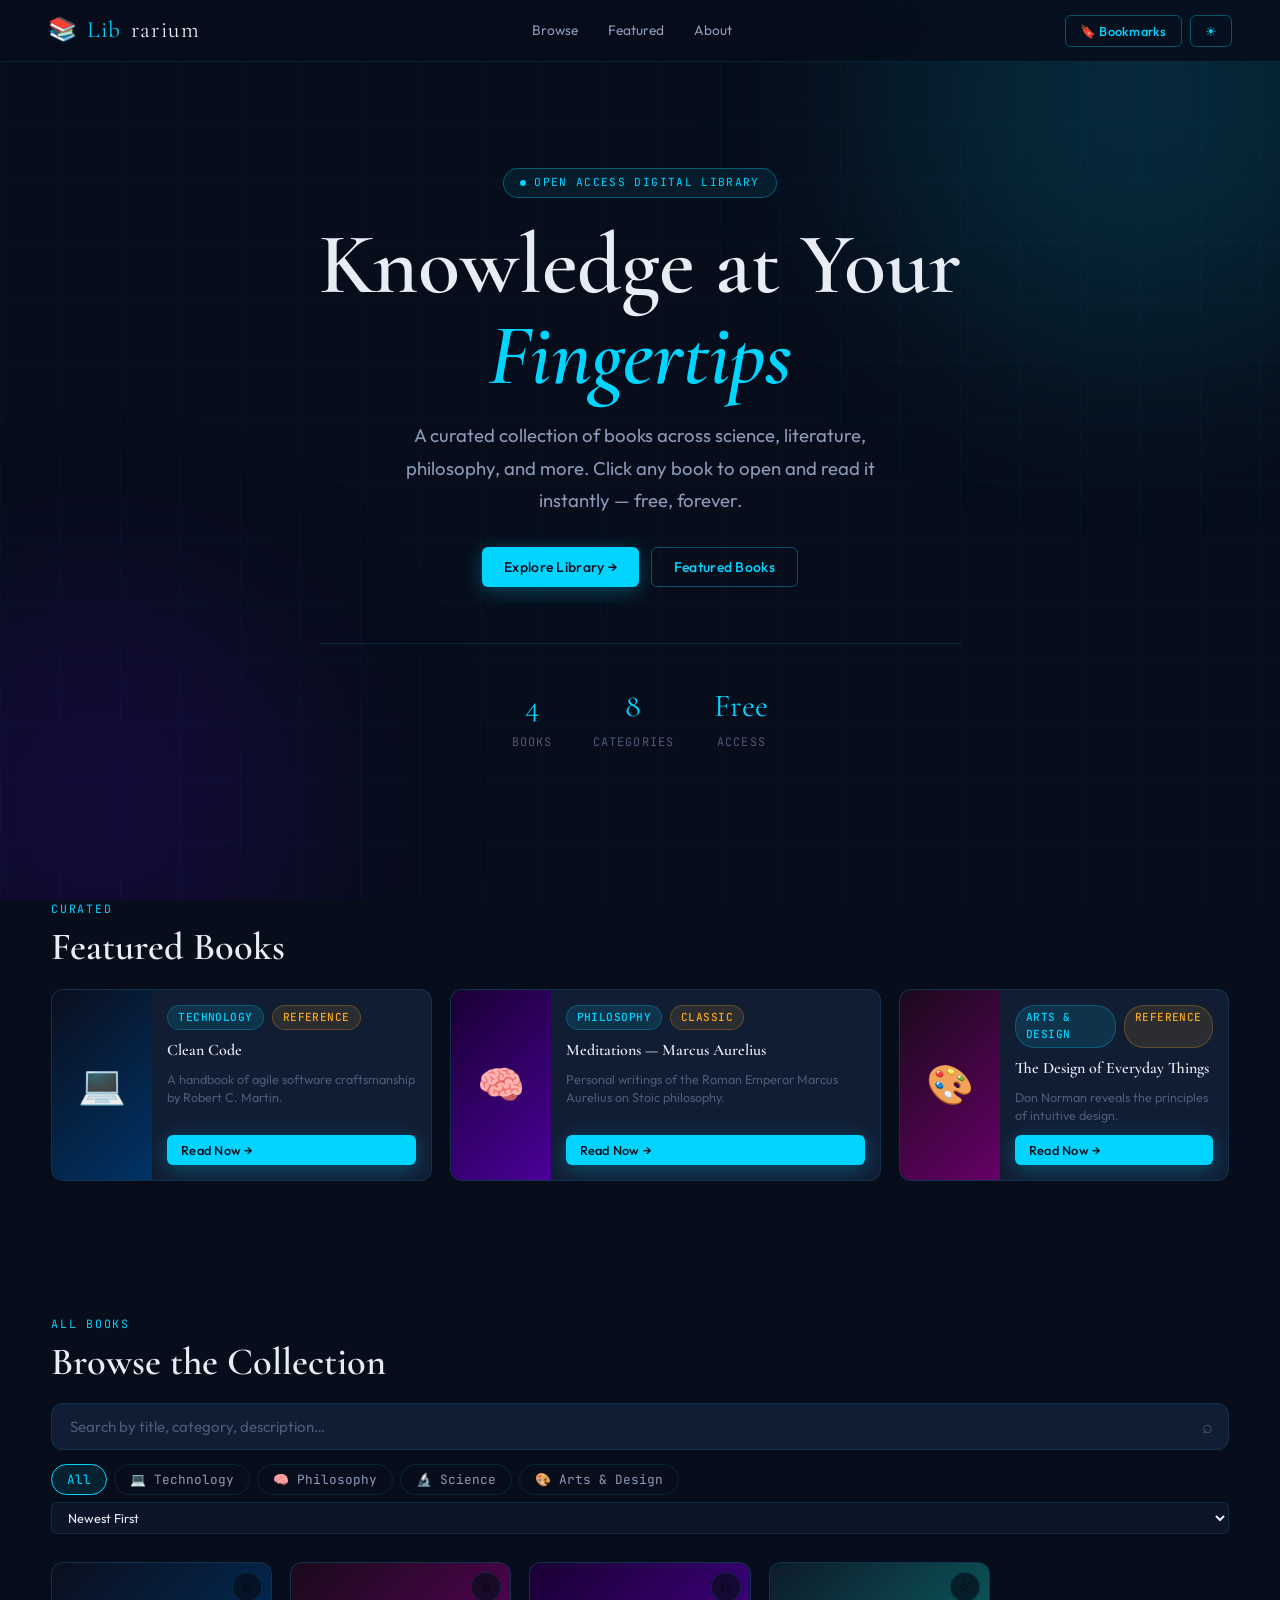
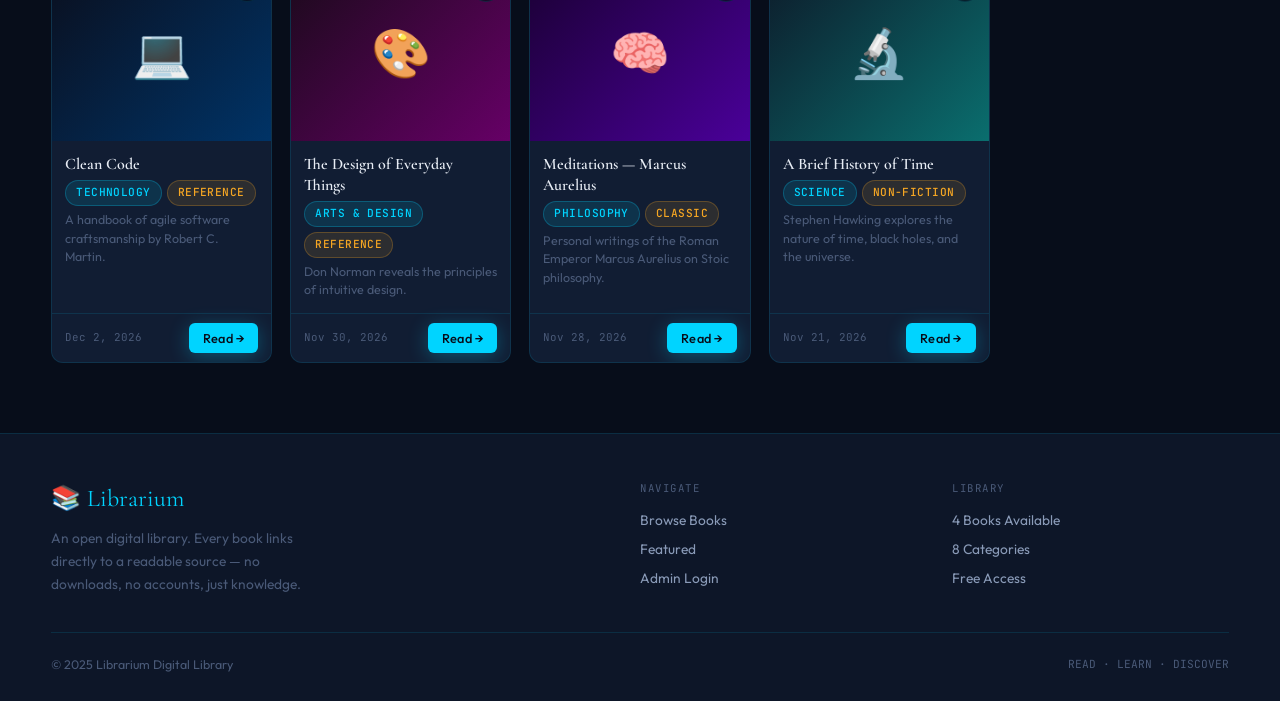
<file: index.html>
<!DOCTYPE html>
<html lang="en">
<head>
  <meta charset="UTF-8"/>
  <meta name="viewport" content="width=device-width,initial-scale=1.0"/>
  <title>Librarium — Digital Library</title>
  <link rel="stylesheet" href="style.css"/>
  <style>
    /* ── Navbar ── */
    #nav{position:fixed;top:0;left:0;right:0;z-index:500;height:62px;display:flex;align-items:center;justify-content:space-between;padding:0 clamp(14px,4vw,48px);background:rgba(7,13,26,.82);backdrop-filter:blur(14px);border-bottom:1px solid var(--bdr);transition:var(--ease);}
    [data-theme=light] #nav{background:rgba(240,244,255,.88);}
    .nav-brand{display:flex;align-items:center;gap:9px;font-family:var(--ffd);font-size:1.45rem;color:var(--tx1);letter-spacing:.06em;}
    .nav-brand span{color:var(--cyan);}
    .nav-links{display:flex;align-items:center;gap:4px;}
    .nli{padding:7px 13px;border-radius:var(--r1);font-size:.86rem;color:var(--tx2);cursor:pointer;transition:var(--ease);}
    .nli:hover{color:var(--tx1);background:rgba(255,255,255,.05);}
    .nav-act{display:flex;align-items:center;gap:8px;}
    #mob-tog{display:none;background:none;border:1px solid var(--bdr);color:var(--tx1);padding:6px 10px;border-radius:var(--r1);cursor:pointer;}
    #mob-menu{display:none;position:fixed;top:62px;left:0;right:0;background:var(--bg2);border-bottom:1px solid var(--bdr);padding:14px;z-index:499;flex-direction:column;gap:3px;}
    #mob-menu.open{display:flex;}
    /* ── Hero ── */
    #hero{min-height:100vh;display:flex;align-items:center;justify-content:center;text-align:center;padding:80px clamp(16px,6vw,80px) 60px;position:relative;overflow:hidden;}
    .horb{position:absolute;border-radius:50%;filter:blur(110px);pointer-events:none;opacity:.14;}
    .ho1{width:520px;height:520px;background:var(--cyan);top:-160px;right:-120px;}
    .ho2{width:420px;height:420px;background:#6b00ff;bottom:-110px;left:-110px;}
    .hero-inner{position:relative;z-index:1;max-width:740px;}
    .hero-pill{display:inline-flex;align-items:center;gap:8px;padding:5px 16px;background:rgba(0,212,255,.08);border:1px solid var(--bdrg);border-radius:20px;font-family:var(--ffm);font-size:.7rem;color:var(--cyan);letter-spacing:.12em;text-transform:uppercase;margin-bottom:22px;animation:fi .6s ease forwards;}
    .hero-pill::before{content:'';width:6px;height:6px;background:var(--cyan);border-radius:50%;}
    .hero-h1{font-family:var(--ffd);font-size:clamp(2.8rem,7vw,5.4rem);line-height:1.05;margin-bottom:18px;animation:fi .6s .1s ease both;}
    .hero-h1 i{color:var(--cyan);font-style:italic;}
    .hero-sub{font-size:clamp(1rem,2vw,1.16rem);color:var(--tx2);max-width:520px;margin:0 auto 30px;line-height:1.75;animation:fi .6s .2s ease both;}
    .hero-btns{display:flex;gap:12px;justify-content:center;flex-wrap:wrap;animation:fi .6s .3s ease both;}
    .hero-stats{display:flex;justify-content:center;gap:40px;margin-top:56px;padding-top:36px;border-top:1px solid var(--bdr);animation:fi .6s .5s ease both;}
    .hstat{text-align:center;}
    .hstat-v{font-family:var(--ffd);font-size:2rem;color:var(--cyan);}
    .hstat-l{font-size:.74rem;color:var(--tx3);font-family:var(--ffm);letter-spacing:.1em;text-transform:uppercase;margin-top:2px;}
    /* ── Sections ── */
    .lib-sec{padding:70px clamp(16px,4vw,64px);max-width:1280px;margin:0 auto;}
    .sec-hdr{display:flex;align-items:flex-end;justify-content:space-between;margin-bottom:18px;}
    /* ── Controls ── */
    .lib-ctrl{margin-bottom:28px;}
    .srch-row{position:relative;margin-bottom:14px;}
    #srch{width:100%;padding:13px 50px 13px 18px;font-size:.94rem;border-radius:var(--r2);background:var(--bgc);border:1px solid var(--bdr);}
    #srch:focus{border-color:var(--cyan);}
    .srch-ico{position:absolute;right:16px;top:50%;transform:translateY(-50%);color:var(--tx3);font-size:1.1rem;pointer-events:none;}
    .filt-row{display:flex;gap:7px;flex-wrap:wrap;align-items:center;}
    .fbtn{padding:6px 15px;border-radius:20px;font-size:.8rem;font-family:var(--ffm);border:1px solid var(--bdr);background:transparent;color:var(--tx2);cursor:pointer;transition:var(--ease);}
    .fbtn:hover{border-color:var(--bdrg);color:var(--tx1);}
    .fbtn.on{background:rgba(0,212,255,.1);border-color:var(--cyan);color:var(--cyan);}
    .sort-sel{margin-left:auto;padding:6px 12px;font-size:.8rem;border-radius:var(--r1);min-width:130px;}
    /* ── Featured ── */
    .feat-scroll{display:flex;gap:18px;overflow-x:auto;padding-bottom:8px;scrollbar-width:thin;scrollbar-color:var(--cyan) transparent;}
    .fcard{min-width:330px;background:var(--bgc);border:1px solid var(--bdr);border-radius:var(--r2);display:flex;overflow:hidden;transition:var(--ease);cursor:pointer;}
    .fcard:hover{border-color:var(--bdrg);transform:translateY(-3px);box-shadow:var(--glow);}
    .fcard-cov{width:100px;min-height:134px;flex-shrink:0;display:flex;align-items:center;justify-content:center;font-size:2.4rem;overflow:hidden;}
    .fcard-cov img{width:100%;height:100%;object-fit:cover;}
    .fcard-info{padding:15px;flex:1;display:flex;flex-direction:column;justify-content:space-between;}
    .fcard-title{font-family:var(--ffd);font-size:1rem;font-weight:600;color:var(--tx1);margin-bottom:6px;}
    .fcard-desc{font-size:.79rem;color:var(--tx3);line-height:1.45;}
    /* ── Book cards ── */
    .books-grid{display:grid;grid-template-columns:repeat(auto-fill,minmax(210px,1fr));gap:18px;}
    .bk{background:var(--bgc);border:1px solid var(--bdr);border-radius:var(--r2);overflow:hidden;cursor:pointer;display:flex;flex-direction:column;transition:var(--ease);}
    .bk:hover{border-color:var(--bdrg);transform:translateY(-6px);box-shadow:var(--glow),var(--shd);}
    .bk-cov{height:178px;position:relative;display:flex;align-items:center;justify-content:center;overflow:hidden;flex-shrink:0;}
    .bk-cov img{width:100%;height:100%;object-fit:cover;transition:transform .5s ease;}
    .bk:hover .bk-cov img{transform:scale(1.05);}
    .bk-cov-icon{font-size:3rem;}
    .bk-over{position:absolute;inset:0;background:rgba(7,13,26,.52);opacity:0;display:flex;align-items:center;justify-content:center;transition:var(--ease);}
    .bk:hover .bk-over{opacity:1;}
    .bk-over-btn{background:var(--cyan);color:var(--bg);padding:10px 20px;border-radius:var(--r1);font-size:.84rem;font-weight:600;transform:translateY(10px);transition:var(--ease);}
    .bk:hover .bk-over-btn{transform:translateY(0);}
    .bk-fav{position:absolute;top:9px;right:9px;width:30px;height:30px;background:rgba(7,13,26,.7);border:1px solid var(--bdr);border-radius:50%;display:flex;align-items:center;justify-content:center;font-size:.88rem;cursor:pointer;transition:var(--ease);z-index:2;}
    .bk-fav:hover,.bk-fav.on{background:rgba(245,166,35,.2);border-color:var(--amber);}
    .bk-info{padding:13px;flex:1;display:flex;flex-direction:column;gap:5px;}
    .bk-title{font-family:var(--ffd);font-size:1rem;font-weight:600;color:var(--tx1);line-height:1.3;}
    .bk-meta{display:flex;gap:5px;flex-wrap:wrap;}
    .bk-desc{font-size:.78rem;color:var(--tx3);line-height:1.5;flex:1;}
    .bk-foot{padding:9px 13px;border-top:1px solid var(--bdr);display:flex;align-items:center;justify-content:space-between;}
    .bk-date{font-family:var(--ffm);font-size:.68rem;color:var(--tx3);}
    /* ── Read modal ── */
    #read-modal .modal{max-width:620px;}
    .rm-cover{width:100%;height:220px;border-radius:var(--r1);overflow:hidden;margin-bottom:20px;position:relative;}
    .rm-cover img{width:100%;height:100%;object-fit:cover;}
    .rm-cover-ph{width:100%;height:220px;display:flex;align-items:center;justify-content:center;font-size:5rem;border-radius:var(--r1);}
    .rm-title{font-family:var(--ffd);font-size:1.7rem;margin-bottom:10px;}
    .rm-meta{display:flex;gap:8px;flex-wrap:wrap;margin-bottom:14px;}
    .rm-desc{font-size:.9rem;color:var(--tx2);line-height:1.7;margin-bottom:22px;}
    .rm-link-box{background:var(--bg2);border:1px solid var(--bdrg);border-radius:var(--r2);padding:18px;display:flex;align-items:center;gap:14px;}
    .rm-link-icon{font-size:1.8rem;flex-shrink:0;}
    .rm-link-label{font-size:.78rem;font-family:var(--ffm);color:var(--tx3);letter-spacing:.08em;text-transform:uppercase;margin-bottom:4px;}
    .rm-link-url{font-size:.82rem;color:var(--cyan);word-break:break-all;font-family:var(--ffm);}
    .rm-open-btn{margin-left:auto;flex-shrink:0;}
    /* ── No results ── */
    .no-res{text-align:center;padding:70px 20px;grid-column:1/-1;}
    .no-res-ico{font-size:3.8rem;margin-bottom:14px;}
    .no-res h3{color:var(--tx1);margin-bottom:6px;} .no-res p{color:var(--tx3);font-size:.88rem;}
    /* ── Footer ── */
    footer{background:var(--bg2);border-top:1px solid var(--bdr);padding:46px clamp(16px,4vw,64px) 26px;}
    .ft-grid{display:grid;grid-template-columns:2fr 1fr 1fr;gap:36px;max-width:1180px;margin:0 auto 36px;}
    .ft-brand{font-family:var(--ffd);font-size:1.5rem;color:var(--cyan);margin-bottom:9px;}
    .ft-desc{font-size:.86rem;color:var(--tx3);line-height:1.65;max-width:275px;}
    .ft-col-h{font-family:var(--ffm);font-size:.67rem;color:var(--tx3);letter-spacing:.14em;text-transform:uppercase;margin-bottom:12px;}
    .ft-lnk{display:block;font-size:.86rem;color:var(--tx2);margin-bottom:7px;cursor:pointer;transition:var(--ease);}
    .ft-lnk:hover{color:var(--cyan);}
    .ft-btm{display:flex;align-items:center;justify-content:space-between;padding-top:22px;border-top:1px solid var(--bdr);max-width:1180px;margin:0 auto;font-size:.78rem;color:var(--tx3);flex-wrap:wrap;gap:7px;}
    /* ── Responsive ── */
    @media(max-width:768px){.nav-links{display:none;} #mob-tog{display:block;} .hero-stats{gap:22px;} .ft-grid{grid-template-columns:1fr;gap:22px;} .sort-sel{margin-left:0;width:100%;}}
    @media(max-width:480px){.books-grid{grid-template-columns:repeat(2,1fr);} .fcard{min-width:280px;}}
  </style>
</head>
<body>
  <div id="loading-screen">
    <div class="ldr-logo">📚 Librarium</div>
    <div class="ldr-bar"><div class="ldr-fill"></div></div>
    <p style="font-family:var(--ffm);font-size:.7rem;color:var(--tx3);letter-spacing:.15em">LOADING LIBRARY…</p>
  </div>

  <!-- Navbar -->
  <nav id="nav">
    <div class="nav-brand">📚 <span>Lib</span>rarium</div>
    <div class="nav-links">
      <span class="nli" onclick="go('lib')">Browse</span>
      <span class="nli" onclick="go('featured')">Featured</span>
      <span class="nli" onclick="go('footer')">About</span>
    </div>
    <div class="nav-act">
      <button class="btn btn-outline btn-sm" id="fav-btn" onclick="toggleFavView()">🔖 Bookmarks</button>
      <button class="btn btn-outline btn-sm" id="theme-btn">☀</button>
      <button id="mob-tog">☰</button>
    </div>
  </nav>

  <div id="mob-menu">
    <span class="nli" onclick="go('lib');closeMob()">Browse</span>
    <span class="nli" onclick="go('featured');closeMob()">Featured</span>
    <a href="admin-login.html" class="nli">Admin</a>
  </div>

  <!-- Hero -->
  <section id="hero">
    <div class="horb ho1"></div><div class="horb ho2"></div>
    <div class="hero-inner">
      <div class="hero-pill">Open Access Digital Library</div>
      <h1 class="hero-h1">Knowledge at Your<br><i>Fingertips</i></h1>
      <p class="hero-sub">A curated collection of books across science, literature, philosophy, and more. Click any book to open and read it instantly — free, forever.</p>
      <div class="hero-btns">
        <button class="btn btn-primary" onclick="go('lib')">Explore Library →</button>
        <button class="btn btn-outline" onclick="go('featured')">Featured Books</button>
      </div>
      <div class="hero-stats">
        <div class="hstat"><div class="hstat-v" id="h-books">0</div><div class="hstat-l">Books</div></div>
        <div class="hstat"><div class="hstat-v" id="h-cats">0</div><div class="hstat-l">Categories</div></div>
        <div class="hstat"><div class="hstat-v">Free</div><div class="hstat-l">Access</div></div>
      </div>
    </div>
  </section>

  <!-- Featured -->
  <div id="featured" style="padding:0 clamp(16px,4vw,64px) 56px;max-width:1280px;margin:0 auto;">
    <div class="sec-hdr">
      <div><p class="sl">Curated</p><h2>Featured Books</h2></div>
    </div>
    <div class="feat-scroll" id="feat-list"></div>
  </div>

  <!-- Browse -->
  <section class="lib-sec" id="lib">
    <div class="sec-hdr">
      <div><p class="sl" id="lib-label">All Books</p><h2 id="lib-head">Browse the Collection</h2></div>
    </div>
    <div class="lib-ctrl">
      <div class="srch-row">
        <input type="text" id="srch" placeholder="Search by title, category, description…" oninput="onSearch()"/>
        <span class="srch-ico">⌕</span>
      </div>
      <div class="filt-row" id="filt-row">
        <button class="fbtn on" data-f="all" onclick="setFilt('all',this)">All</button>
        <select class="sort-sel" id="sort-sel" onchange="renderBooks()">
          <option value="newest">Newest First</option>
          <option value="oldest">Oldest First</option>
          <option value="az">A → Z</option>
          <option value="za">Z → A</option>
        </select>
      </div>
    </div>
    <div class="books-grid" id="books-grid"></div>
  </section>

  <!-- Footer -->
  <footer id="footer">
    <div class="ft-grid">
      <div>
        <div class="ft-brand">📚 Librarium</div>
        <p class="ft-desc">An open digital library. Every book links directly to a readable source — no downloads, no accounts, just knowledge.</p>
      </div>
      <div>
        <div class="ft-col-h">Navigate</div>
        <span class="ft-lnk" onclick="go('lib')">Browse Books</span>
        <span class="ft-lnk" onclick="go('featured')">Featured</span>
        <a href="admin-login.html" class="ft-lnk">Admin Login</a>
      </div>
      <div>
        <div class="ft-col-h">Library</div>
        <span class="ft-lnk" id="ft-bc">Loading…</span>
        <span class="ft-lnk" id="ft-cc">Loading…</span>
        <span class="ft-lnk">Free Access</span>
      </div>
    </div>
    <div class="ft-btm">
      <span>© 2025 Librarium Digital Library</span>
      <span style="font-family:var(--ffm);font-size:.7rem">READ · LEARN · DISCOVER</span>
    </div>
  </footer>

  <!-- Read modal -->
  <div class="overlay" id="read-modal">
    <div class="modal">
      <button class="modal-x" onclick="closeRead()">✕</button>
      <div id="read-body"></div>
    </div>
  </div>

  <div id="toast-container"></div>
  <button id="back-to-top" aria-label="Back to top">↑</button>

  <script src="script.js"></script>
  <script>
    let _books = [], _cats = [], _filt = 'all', _favView = false;

    document.addEventListener('DOMContentLoaded', () => {
      _books = DB.getBooks();
      _cats  = DB.getCategories();
      renderStats();
      renderFilters();
      renderFeatured();
      renderBooks();
      bindTheme();
    });

    function renderStats() {
      const vis = _books.filter(b => b.visible !== false);
      document.getElementById('h-books').textContent = vis.length;
      document.getElementById('h-cats').textContent  = _cats.length;
      document.getElementById('ft-bc').textContent   = vis.length + ' Books Available';
      document.getElementById('ft-cc').textContent   = _cats.length + ' Categories';
    }

    function renderFilters() {
      const row  = document.getElementById('filt-row');
      const sort = row.querySelector('.sort-sel');
      row.querySelectorAll('[data-f]:not([data-f="all"])').forEach(b => b.remove());
      const used = [...new Set(_books.filter(b=>b.visible!==false).map(b=>b.category))];
      used.forEach(cat => {
        const b = document.createElement('button');
        b.className = 'fbtn'; b.dataset.f = cat;
        b.textContent = catIcon(cat) + ' ' + cat;
        b.onclick = function(){ setFilt(cat,this); };
        row.insertBefore(b, sort);
      });
    }

    function setFilt(cat, btn) {
      _filt = cat; _favView = false;
      document.querySelectorAll('.fbtn').forEach(b=>b.classList.remove('on'));
      btn?.classList.add('on');
      document.getElementById('lib-label').textContent = cat==='all' ? 'All Books' : cat;
      document.getElementById('lib-head').textContent  = cat==='all' ? 'Browse the Collection' : cat + ' Books';
      const fb = document.getElementById('fav-btn');
      fb.style.borderColor=''; fb.style.color='';
      renderBooks();
    }

    function renderFeatured() {
      const list = _books.filter(b => b.featured && b.visible!==false);
      const c = document.getElementById('feat-list');
      if (!list.length) { c.innerHTML='<p class="tx3" style="padding:18px">No featured books yet.</p>'; return; }
      c.innerHTML = list.map(b => `
        <div class="fcard" onclick="openBook('${b.id}')">
          <div class="fcard-cov" style="${b.coverUrl?'background:none':('background:'+catGrad(b))}">
            ${b.coverUrl?`<img src="${b.coverUrl}" alt="${b.title}" loading="lazy">`:`${catIcon(b.category)}`}
          </div>
          <div class="fcard-info">
            <div>
              <div class="flex g2 mb-2" style="margin-bottom:8px">
                <span class="badge bc">${b.category}</span><span class="badge ba">${b.type}</span>
              </div>
              <div class="fcard-title">${b.title}</div>
              <p class="fcard-desc">${trunc(b.description,100)}</p>
            </div>
            <button class="btn btn-primary btn-sm" style="margin-top:10px" onclick="event.stopPropagation();openBook('${b.id}')">Read Now →</button>
          </div>
        </div>`).join('');
    }

    function renderBooks() {
      const srch = document.getElementById('srch').value.toLowerCase().trim();
      const sort = document.getElementById('sort-sel').value;
      let list = _books.filter(b => b.visible!==false);

      if (_favView) {
        const ids = Favs.get(); list = list.filter(b=>ids.includes(b.id));
      } else if (_filt !== 'all') {
        list = list.filter(b=>b.category===_filt);
      }

      if (srch) list = list.filter(b =>
        b.title.toLowerCase().includes(srch) ||
        (b.category||'').toLowerCase().includes(srch) ||
        (b.description||'').toLowerCase().includes(srch) ||
        (b.type||'').toLowerCase().includes(srch)
      );

      if (sort==='newest') list.sort((a,b)=>new Date(b.addedDate)-new Date(a.addedDate));
      else if (sort==='oldest') list.sort((a,b)=>new Date(a.addedDate)-new Date(b.addedDate));
      else if (sort==='az') list.sort((a,b)=>a.title.localeCompare(b.title));
      else if (sort==='za') list.sort((a,b)=>b.title.localeCompare(a.title));

      const grid = document.getElementById('books-grid');
      if (!list.length) {
        grid.innerHTML = `<div class="no-res"><div class="no-res-ico">${_favView?'🔖':'🔍'}</div>
          <h3>${_favView?'No bookmarks yet':'No books found'}</h3>
          <p>${_favView?'Click ★ on any book to bookmark it.':'Try a different search or filter.'}</p></div>`;
        return;
      }
      grid.innerHTML = list.map((b,i) => {
        const fav = Favs.has(b.id);
        return `<div class="bk fade-in" style="animation-delay:${i*.04}s" onclick="openBook('${b.id}')">
          <div class="bk-cov" style="${b.coverUrl?'background:none':('background:'+catGrad(b))}">
            ${b.coverUrl?`<img src="${b.coverUrl}" alt="${b.title}" loading="lazy"/>`:
              `<span class="bk-cov-icon">${catIcon(b.category)}</span>`}
            <div class="bk-over"><span class="bk-over-btn">Read Now</span></div>
            <button class="bk-fav ${fav?'on':''}" onclick="event.stopPropagation();togFav('${b.id}',this)">${fav?'★':'☆'}</button>
          </div>
          <div class="bk-info">
            <div class="bk-title">${b.title}</div>
            <div class="bk-meta"><span class="badge bc">${b.category}</span><span class="badge ba">${b.type}</span></div>
            <p class="bk-desc">${trunc(b.description,85)}</p>
          </div>
          <div class="bk-foot">
            <span class="bk-date">${fmtDate(b.addedDate)}</span>
            <button class="btn btn-primary btn-sm" onclick="event.stopPropagation();openBook('${b.id}')">Read →</button>
          </div>
        </div>`;
      }).join('');
    }

    function togFav(id, btn) {
      const added = Favs.toggle(id);
      btn.textContent = added?'★':'☆'; btn.classList.toggle('on',added);
      Toast[added?'success':'info'](added?'Added to bookmarks!':'Removed from bookmarks.');
      if (_favView) renderBooks();
    }

    function toggleFavView() {
      _favView = !_favView;
      const b = document.getElementById('fav-btn');
      if (_favView) {
        document.getElementById('lib-label').textContent = 'Your Bookmarks';
        document.getElementById('lib-head').textContent  = 'Saved Books';
        document.querySelectorAll('.fbtn').forEach(x=>x.classList.remove('on'));
        b.style.borderColor='var(--amber)'; b.style.color='var(--amber)';
        go('lib');
      } else { setFilt('all',document.querySelector('[data-f="all"]')); }
      renderBooks();
    }

    function onSearch() { _favView=false; renderBooks(); }

    function openBook(id) {
      const b = _books.find(x=>x.id===id); if (!b) return;
      document.getElementById('read-body').innerHTML = `
        ${b.coverUrl
          ? `<div class="rm-cover"><img src="${b.coverUrl}" alt="${b.title}"/></div>`
          : `<div class="rm-cover-ph" style="background:${catGrad(b)}">${catIcon(b.category)}</div>`}
        <h2 class="rm-title">${b.title}</h2>
        <div class="rm-meta">
          <span class="badge bc">${b.category}</span>
          <span class="badge ba">${b.type}</span>
          <span class="badge bg">${fmtDate(b.addedDate)}</span>
        </div>
        <p class="rm-desc">${b.description}</p>
        <div class="rm-link-box">
          <div class="rm-link-icon">🔗</div>
          <div style="flex:1;min-width:0">
            <div class="rm-link-label">Read this book at</div>
            <div class="rm-link-url">${b.bookLink}</div>
          </div>
          <a href="${b.bookLink}" target="_blank" rel="noopener" class="btn btn-primary rm-open-btn">Open Book →</a>
        </div>`;
      document.getElementById('read-modal').classList.add('open');
    }

    function closeRead() {
      document.getElementById('read-modal').classList.remove('open');
    }

    document.getElementById('read-modal').addEventListener('click', e=>{ if(e.target===e.currentTarget) closeRead(); });
    document.addEventListener('keydown', e=>{ if(e.key==='Escape') closeRead(); });

    function go(id) {
      const el = document.getElementById(id==='lib'?'lib':id);
      if (el) el.scrollIntoView({behavior:'smooth',block:'start'});
    }
    function closeMob() { document.getElementById('mob-menu').classList.remove('open'); }
    document.getElementById('mob-tog').addEventListener('click',()=>document.getElementById('mob-menu').classList.toggle('open'));

    function bindTheme() {
      const b = document.getElementById('theme-btn');
      b.textContent = Theme.get()==='light'?'🌙':'☀';
      b.addEventListener('click',()=>{ b.textContent = Theme.toggle()==='light'?'🌙':'☀'; });
    }
    window.addEventListener('scroll',()=>{
      document.getElementById('nav').style.boxShadow = scrollY>30?'0 4px 28px rgba(0,0,0,.3)':'none';
    });
  </script>
</body>
</html>
</file>
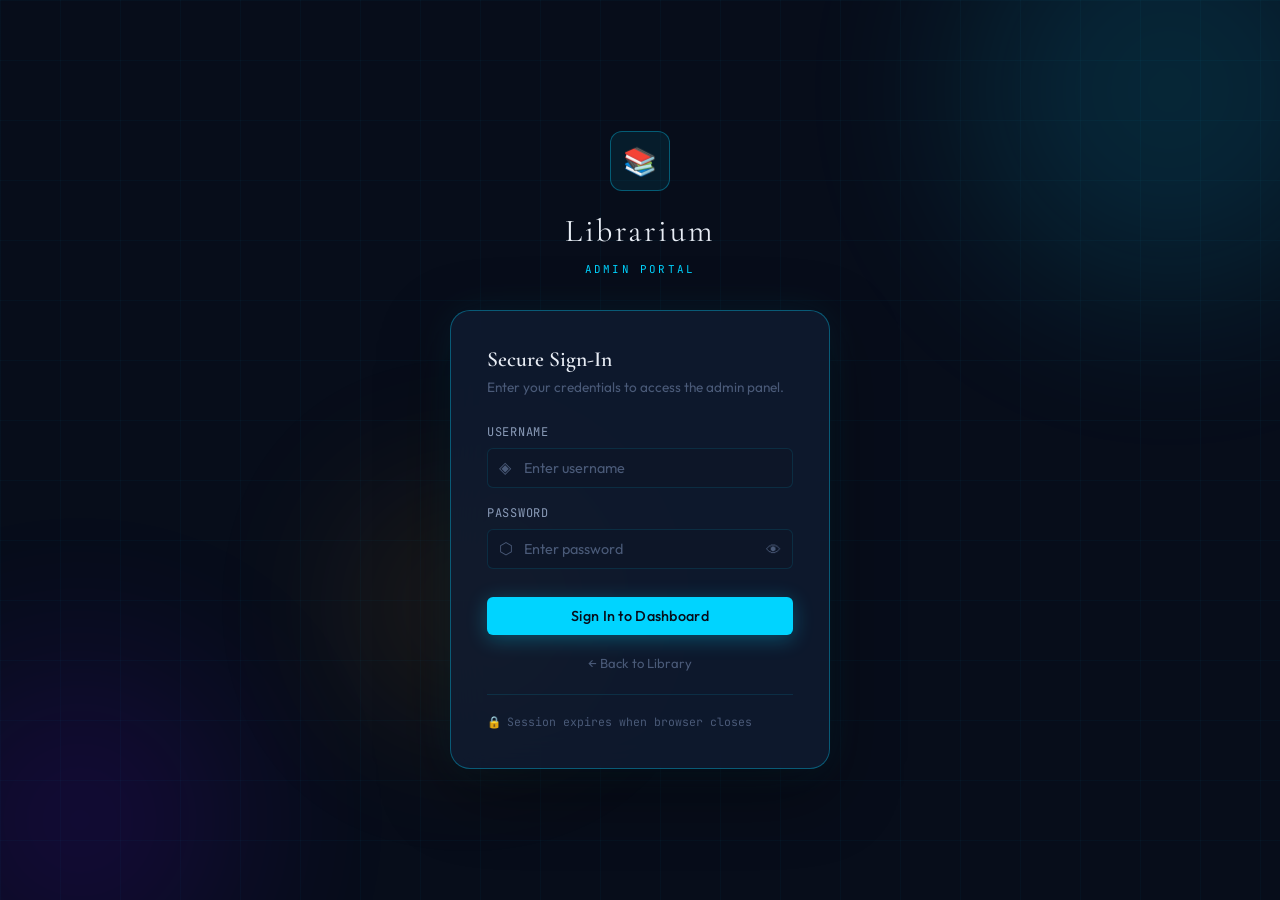
<file: admin-dashboard.html>
<!DOCTYPE html>
<html lang="en">
<head>
  <meta charset="UTF-8"/>
  <meta name="viewport" content="width=device-width,initial-scale=1.0"/>
  <title>Admin Dashboard — Librarium</title>
  <link rel="stylesheet" href="style.css"/>
  <style>
    body{display:flex;height:100vh;overflow:hidden;}
    /* ── Sidebar ── */
    #sidebar{width:234px;min-width:234px;height:100vh;background:var(--bg2);border-right:1px solid var(--bdr);display:flex;flex-direction:column;z-index:100;transition:var(--ease);flex-shrink:0;overflow-y:auto;}
    .sb-logo{padding:26px 20px 18px;border-bottom:1px solid var(--bdr);}
    .sb-logo-t{font-family:var(--ffd);font-size:1.45rem;color:var(--cyan);letter-spacing:.07em;}
    .sb-logo-s{font-family:var(--ffm);font-size:.63rem;color:var(--tx3);letter-spacing:.15em;text-transform:uppercase;margin-top:3px;}
    .sb-user{padding:14px 20px;border-bottom:1px solid var(--bdr);display:flex;align-items:center;gap:10px;}
    .sb-av{width:30px;height:30px;background:rgba(0,212,255,.14);border:1px solid var(--bdrg);border-radius:50%;display:flex;align-items:center;justify-content:center;font-size:.85rem;flex-shrink:0;}
    .sb-un{font-size:.84rem;font-weight:500;color:var(--tx1);}
    .sb-role{font-family:var(--ffm);font-size:.65rem;color:var(--cyan);}
    .sb-nav{padding:10px 0;flex:1;}
    .nl{font-family:var(--ffm);font-size:.6rem;color:var(--tx3);letter-spacing:.14em;text-transform:uppercase;padding:10px 20px 3px;}
    .nl-a{display:flex;align-items:center;gap:10px;padding:9px 20px;color:var(--tx2);font-size:.86rem;transition:var(--ease);cursor:pointer;border-left:2px solid transparent;text-decoration:none;}
    .nl-a:hover{color:var(--tx1);background:rgba(255,255,255,.03);}
    .nl-a.active{color:var(--cyan);background:rgba(0,212,255,.06);border-left-color:var(--cyan);}
    .sb-foot{padding:14px;border-top:1px solid var(--bdr);display:flex;gap:8px;}
    /* ── Main ── */
    #main{flex:1;display:flex;flex-direction:column;overflow:hidden;min-width:0;}
    #topbar{height:58px;background:var(--bg2);border-bottom:1px solid var(--bdr);display:flex;align-items:center;justify-content:space-between;padding:0 22px;flex-shrink:0;}
    #hamburger{display:none;background:none;border:none;color:var(--tx1);font-size:1.2rem;cursor:pointer;padding:4px;}
    #content{flex:1;overflow-y:auto;overflow-x:hidden;padding:26px;min-height:0;}
    .asec{animation:fi .4s ease forwards;}
    /* ── Stats ── */
    .stat-grid{display:grid;grid-template-columns:repeat(auto-fit,minmax(150px,1fr));gap:14px;margin-bottom:24px;}
    .stat-card{background:var(--bgc);border:1px solid var(--bdr);border-radius:var(--r2);padding:18px;text-align:center;transition:var(--ease);}
    .stat-card:hover{border-color:var(--bdrg);transform:translateY(-2px);}
    .stat-val{font-family:var(--ffd);font-size:2.3rem;color:var(--cyan);line-height:1;}
    .stat-lbl{font-size:.72rem;font-family:var(--ffm);color:var(--tx3);text-transform:uppercase;letter-spacing:.08em;margin-top:5px;}
    /* ── Dashboard grid ── */
    .dash-grid{display:grid;grid-template-columns:1.6fr 1fr;gap:18px;}
    /* ── Table ── */
    .atbl{width:100%;border-collapse:collapse;font-size:.85rem;}
    .atbl th{text-align:left;padding:9px 12px;font-family:var(--ffm);font-size:.68rem;color:var(--tx3);letter-spacing:.1em;text-transform:uppercase;border-bottom:1px solid var(--bdr);font-weight:400;}
    .atbl td{padding:11px 12px;border-bottom:1px solid rgba(255,255,255,.03);color:var(--tx2);}
    .atbl tr:hover td{background:rgba(255,255,255,.02);}
    .btinfo{display:flex;align-items:center;gap:10px;color:var(--tx1);}
    .bthumb{width:30px;height:38px;border-radius:4px;display:flex;align-items:center;justify-content:center;font-size:.85rem;flex-shrink:0;overflow:hidden;}
    .sdot{display:inline-block;width:7px;height:7px;border-radius:50%;margin-right:6px;}
    .sdot.on{background:#00d4a0;} .sdot.off{background:var(--tx3);}
    .cbar{margin-bottom:11px;} .cbar-lbl{display:flex;justify-content:space-between;font-size:.81rem;margin-bottom:4px;color:var(--tx2);}
    .cbar-track{height:4px;background:var(--bdr);border-radius:10px;overflow:hidden;}
    .cbar-fill{height:100%;background:linear-gradient(90deg,var(--cyan),var(--soft));border-radius:10px;transition:width .6s ease;}
    /* ── Form ── */
    .form-hdr{display:flex;align-items:flex-end;justify-content:space-between;margin-bottom:22px;}
    .form-cols{display:grid;grid-template-columns:1fr 340px;gap:28px;align-items:start;}
    .form-left{display:flex;flex-direction:column;}
    .form-row2{display:grid;grid-template-columns:1fr 1fr;gap:16px;}
    .field-hint{font-size:.76rem;color:var(--tx3);margin-top:4px;}
    /* ── Cover zone ── */
    .form-right{position:sticky;top:0;}
    .cover-zone{flex:1;border:1.5px dashed var(--bdrg);border-radius:var(--r2);min-height:260px;display:flex;flex-direction:column;align-items:center;justify-content:center;transition:var(--ease);background:rgba(0,212,255,0.02);overflow:hidden;position:relative;}
    .cover-zone.drag-over{background:rgba(0,212,255,0.07);border-color:var(--cyan);}
    .cover-ph-icon{font-size:2.2rem;margin-bottom:10px;}
    .cover-placeholder{text-align:center;padding:24px;display:flex;flex-direction:column;align-items:center;}
    .cover-placeholder p{font-size:.85rem;color:var(--tx2);}
    .cover-preview-wrap{width:100%;height:100%;position:relative;min-height:260px;}
    .cover-preview-wrap img{width:100%;height:100%;object-fit:cover;display:block;}
    .remove-cover{position:absolute;top:8px;right:8px;background:rgba(7,13,26,.75);border:1px solid rgba(255,80,80,.4);color:#ff6b6b;border-radius:50%;width:28px;height:28px;cursor:pointer;font-size:.85rem;display:flex;align-items:center;justify-content:center;transition:var(--ease);}
    .remove-cover:hover{background:rgba(255,80,80,.25);}
    /* ── Form actions ── */
    .form-actions{display:flex;gap:12px;margin-top:4px;}
    /* ── Section top ── */
    .sec-top{display:flex;align-items:flex-end;justify-content:space-between;margin-bottom:18px;}
    /* ── Search row ── */
    .search-row{display:flex;align-items:center;gap:12px;margin-bottom:18px;}
    .search-row input{flex:1;}
    /* ── Books grid ── */
    .books-grid{display:grid;grid-template-columns:repeat(auto-fill,minmax(290px,1fr));gap:15px;}
    .bcard{background:var(--bgc);border:1px solid var(--bdr);border-radius:var(--r2);overflow:hidden;transition:var(--ease);}
    .bcard:hover{border-color:var(--bdrg);transform:translateY(-2px);}
    .bcard-hidden{opacity:.5;}
    .bcard-cover{height:130px;display:flex;align-items:center;justify-content:center;position:relative;overflow:hidden;}
    .bcard-cover img{width:100%;height:100%;object-fit:cover;}
    .bcard-icon{font-size:2.6rem;}
    .bcard-badge-hidden{position:absolute;top:8px;right:8px;background:rgba(0,0,0,.65);color:var(--tx3);padding:2px 8px;border-radius:4px;font-size:.68rem;font-family:var(--ffm);}
    .bcard-badge-feat{position:absolute;top:8px;left:8px;background:rgba(245,166,35,.9);color:#000;padding:2px 8px;border-radius:4px;font-size:.68rem;}
    .bcard-info{padding:12px 14px;}
    .bcard-title{font-weight:500;font-size:.9rem;color:var(--tx1);margin-bottom:3px;}
    .bcard-desc{font-size:.78rem;line-height:1.4;margin-top:6px;}
    .bcard-link{display:block;font-size:.75rem;color:var(--cyan);margin-top:6px;font-family:var(--ffm);white-space:nowrap;overflow:hidden;text-overflow:ellipsis;}
    .bcard-actions{padding:9px 14px;border-top:1px solid var(--bdr);display:flex;gap:6px;flex-wrap:wrap;}
    /* ── Categories ── */
    .cats-layout{display:grid;grid-template-columns:260px 1fr;gap:18px;}
    .cats-list{display:flex;flex-direction:column;gap:9px;}
    .cat-row{display:flex;align-items:center;justify-content:space-between;padding:9px 13px;background:var(--bg2);border:1px solid var(--bdr);border-radius:var(--r1);gap:10px;transition:var(--ease);}
    .cat-row:hover{border-color:var(--bdrg);}
    .cat-row-l{display:flex;align-items:center;gap:8px;flex:1;}
    .cat-inp{background:none;border:none;color:var(--tx1);font-size:.88rem;flex:1;font-family:var(--ff);}
    .cat-inp:focus{outline:none;color:var(--cyan);}
    /* ── Empty ── */
    .empty{text-align:center;padding:60px 20px;color:var(--tx3);grid-column:1/-1;}
    .empty p:first-child{font-size:2.8rem;margin-bottom:10px;}
    /* ── Responsive ── */
    @media(max-width:960px){
      #sidebar{position:fixed;top:0;left:-234px;height:100%;} #sidebar.open{transform:translateX(234px);}
      #hamburger{display:block;} .dash-grid,.form-cols,.cats-layout{grid-template-columns:1fr;}
      .form-right{position:static;}
    }
    @media(max-width:600px){
      #content{padding:14px;} .books-grid{grid-template-columns:1fr;} .stat-grid{grid-template-columns:repeat(2,1fr);}
      .form-row2{grid-template-columns:1fr;}
    }
  </style>
</head>
<body>
  <!-- Sidebar -->
  <aside id="sidebar">
    <div class="sb-logo">
      <div class="sb-logo-t">📚 Librarium</div>
      <div class="sb-logo-s">Admin Dashboard</div>
    </div>
    <div class="sb-user">
      <div class="sb-av">◈</div>
      <div><div class="sb-un" id="admin-name">admin</div><div class="sb-role">Administrator</div></div>
    </div>
    <nav class="sb-nav">
      <div class="nl">Overview</div>
      <a class="nl-a" data-sec="dashboard"><span>⬡</span> Dashboard</a>
      <div class="nl">Library</div>
      <a class="nl-a" data-sec="add"><span>➕</span> Add Book Link</a>
      <a class="nl-a" data-sec="books"><span>📚</span> Manage Books</a>
      <a class="nl-a" data-sec="categories"><span>🏷</span> Categories</a>
      <div class="nl">Site</div>
      <a class="nl-a" href="index.html"><span>🌐</span> View Library</a>
    </nav>
    <div class="sb-foot">
      <button id="theme-btn" class="btn btn-outline btn-sm" style="flex:1">☀</button>
      <button id="logout-btn" class="btn btn-danger btn-sm" style="flex:1">Sign Out</button>
    </div>
  </aside>

  <!-- Main -->
  <div id="main">
    <header id="topbar">
      <div class="flex aic g3">
        <button id="hamburger">☰</button>
        <span style="font-family:var(--ffd);font-size:1.25rem">Dashboard</span>
      </div>
      <a href="index.html" class="btn btn-outline btn-sm">← Public Site</a>
    </header>
    <main id="content">
      <div class="asec hidden" id="sec-dashboard"></div>
      <div class="asec hidden" id="sec-add"></div>
      <div class="asec hidden" id="sec-books"></div>
      <div class="asec hidden" id="sec-categories"></div>
    </main>
  </div>

  <!-- Delete confirm modal -->
  <div class="overlay" id="del-modal">
    <div class="modal" style="max-width:400px;text-align:center">
      <div style="font-size:2.4rem;margin-bottom:12px">🗑</div>
      <h3>Delete Book</h3>
      <p id="del-msg" class="tx2" style="margin-top:8px;font-size:.88rem"></p>
      <div class="flex g3 aic" style="margin-top:20px;justify-content:center">
        <button class="btn btn-danger" id="del-ok">Yes, Delete</button>
        <button class="btn btn-outline" onclick="document.getElementById('del-modal').classList.remove('open')">Cancel</button>
      </div>
    </div>
  </div>

  <div id="toast-container"></div>
  <button id="back-to-top" aria-label="Back to top">↑</button>

  <script src="script.js"></script>
  <script src="admin.js"></script>
</body>
</html>
</file>
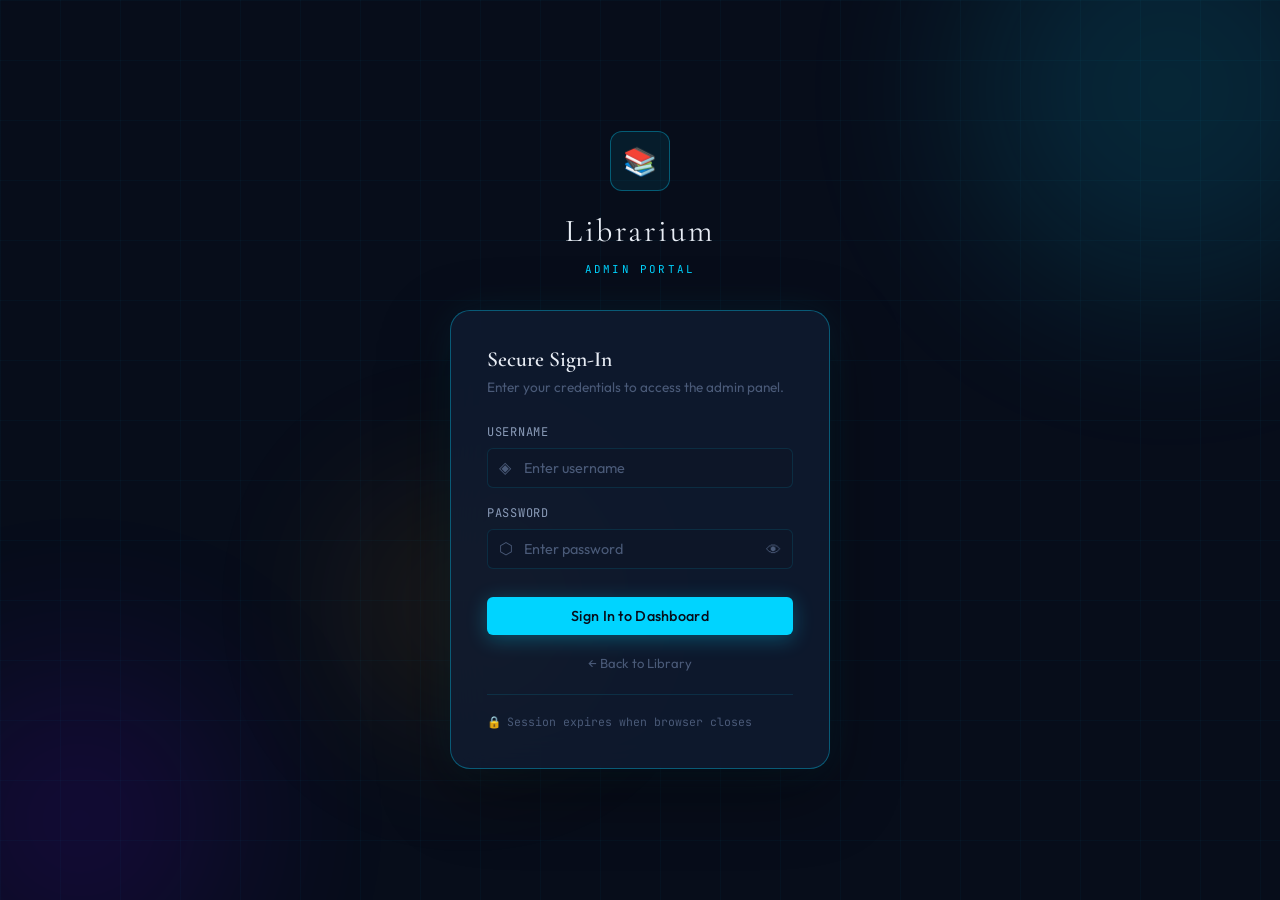
<file: admin-login.html>
<!DOCTYPE html>
<html lang="en">
<head>
  <meta charset="UTF-8"/>
  <meta name="viewport" content="width=device-width,initial-scale=1.0"/>
  <title>Admin Login — Librarium</title>
  <link rel="stylesheet" href="style.css"/>
  <style>
    body{display:flex;align-items:center;justify-content:center;min-height:100vh;}
    .orb{position:fixed;border-radius:50%;filter:blur(90px);opacity:.13;pointer-events:none;animation:orb 9s ease-in-out infinite;}
    .o1{width:420px;height:420px;background:var(--cyan);top:-120px;right:-100px;}
    .o2{width:320px;height:320px;background:#6b00ff;bottom:-80px;left:-80px;animation-delay:3s;}
    .o3{width:220px;height:220px;background:var(--amber);top:55%;left:28%;animation-delay:5.5s;}
    @keyframes orb{0%,100%{transform:translate(0,0) scale(1)}40%{transform:translate(18px,-18px) scale(1.04)}70%{transform:translate(-10px,12px) scale(.97)}}
    .wrap{position:relative;z-index:1;width:100%;max-width:420px;padding:20px;}
    .brand{text-align:center;margin-bottom:32px;animation:fi .6s ease forwards;}
    .brand-icon{width:60px;height:60px;margin:0 auto 14px;background:rgba(0,212,255,0.08);border:1px solid var(--bdrg);border-radius:var(--r2);display:flex;align-items:center;justify-content:center;font-size:1.7rem;}
    .brand-title{font-family:var(--ffd);font-size:2rem;color:var(--tx1);letter-spacing:.08em;}
    .brand-sub{font-family:var(--ffm);font-size:.68rem;color:var(--cyan);letter-spacing:.2em;text-transform:uppercase;margin-top:4px;}
    .box{background:var(--glass);backdrop-filter:blur(20px);border:1px solid var(--bdrg);border-radius:var(--r3);padding:36px;box-shadow:0 24px 70px rgba(0,0,0,.4),var(--glow);animation:fi .6s .2s ease both;opacity:0;}
    .box h2{font-size:1.35rem;margin-bottom:4px;}
    .box p{font-size:.85rem;color:var(--tx3);margin-bottom:24px;}
    .inp-wrap{position:relative;}
    .inp-icon{position:absolute;left:12px;top:50%;transform:translateY(-50%);color:var(--tx3);pointer-events:none;}
    .inp-wrap input{padding-left:36px;}
    .eye{position:absolute;right:12px;top:50%;transform:translateY(-50%);cursor:pointer;background:none;border:none;color:var(--tx3);font-size:.95rem;transition:var(--ease);}
    .eye:hover{color:var(--cyan);}
    .err{display:flex;align-items:center;gap:8px;background:rgba(255,80,80,0.08);border:1px solid rgba(255,80,80,0.25);border-radius:var(--r1);padding:10px 14px;font-size:.85rem;color:#ff6b6b;margin-bottom:14px;animation:shake .4s ease;}
    @keyframes shake{0%,100%{transform:translateX(0)}25%{transform:translateX(-6px)}75%{transform:translateX(6px)}}
    .login-btn{width:100%;justify-content:center;font-size:.9rem;margin-top:4px;}
    .ldr-btn{display:none;width:16px;height:16px;border:2px solid rgba(255,255,255,.3);border-top-color:var(--bg);border-radius:50%;animation:spin .7s linear infinite;}
    .login-btn.loading .ldr-btn{display:block;} .login-btn.loading .btn-txt{display:none;}
    .back{display:flex;align-items:center;gap:6px;font-size:.82rem;color:var(--tx3);margin-top:18px;justify-content:center;transition:var(--ease);}
    .back:hover{color:var(--cyan);}
    .sec-note{display:flex;align-items:center;gap:6px;font-size:.72rem;color:var(--tx3);margin-top:20px;padding-top:18px;border-top:1px solid var(--bdr);font-family:var(--ffm);}
  </style>
</head>
<body>
  <div class="orb o1"></div><div class="orb o2"></div><div class="orb o3"></div>
  <div class="wrap">
    <div class="brand">
      <div class="brand-icon">📚</div>
      <div class="brand-title">Librarium</div>
      <div class="brand-sub">Admin Portal</div>
    </div>
    <div class="box">
      <h2>Secure Sign-In</h2>
      <p>Enter your credentials to access the admin panel.</p>
      <div id="err" class="err hidden"><span>⚠</span><span id="err-txt">Invalid credentials.</span></div>
      <div class="fg">
        <label for="un">Username</label>
        <div class="inp-wrap"><span class="inp-icon">◈</span><input type="text" id="un" placeholder="Enter username" autocomplete="username"/></div>
      </div>
      <div class="fg">
        <label for="pw">Password</label>
        <div class="inp-wrap">
          <span class="inp-icon">⬡</span>
          <input type="password" id="pw" placeholder="Enter password" autocomplete="current-password"/>
          <button class="eye" id="eye" type="button">👁</button>
        </div>
      </div>
      <div style="height:8px"></div>
      <button class="btn btn-primary login-btn" id="login-btn">
        <span class="ldr-btn"></span><span class="btn-txt">Sign In to Dashboard</span>
      </button>
      <a href="index.html" class="back">← Back to Library</a>
      <div class="sec-note"><span>🔒</span><span>Session expires when browser closes</span></div>
    </div>
  </div>
  <div id="toast-container"></div>
  <script src="script.js"></script>
  <script>
    if (Auth.isLoggedIn()) location.href='admin-dashboard.html';
    const btn=document.getElementById('login-btn'),un=document.getElementById('un'),
          pw=document.getElementById('pw'),errBox=document.getElementById('err'),
          errTxt=document.getElementById('err-txt');
    document.getElementById('eye').addEventListener('click',function(){
      const t=pw.type==='text'; pw.type=t?'password':'text'; this.textContent=t?'👁':'🙈';
    });
    function showErr(m){ errTxt.textContent=m; errBox.classList.remove('hidden'); errBox.style.animation='none'; errBox.offsetHeight; errBox.style.animation='shake .4s ease'; }
    function attempt(){
      const u=un.value.trim(),p=pw.value.trim();
      if(!u||!p){ showErr('Please fill in both fields.'); return; }
      btn.classList.add('loading'); btn.disabled=true;
      setTimeout(()=>{
        if(Auth.login(u,p)){ Toast.success('Welcome back!'); setTimeout(()=>location.href='admin-dashboard.html',700); }
        else{ btn.classList.remove('loading'); btn.disabled=false; showErr('Invalid username or password.'); pw.value=''; }
      },900);
    }
    btn.addEventListener('click',attempt);
    [un,pw].forEach(i=>{ i.addEventListener('keydown',e=>{ if(e.key==='Enter') attempt(); }); i.addEventListener('input',()=>errBox.classList.add('hidden')); });
  </script>
</body>
</html>
</file>
<file: style.css>
@import url('https://fonts.googleapis.com/css2?family=Cormorant+Garamond:ital,wght@0,400;0,600;0,700;1,400&family=Outfit:wght@300;400;500;600&family=JetBrains+Mono:wght@300;400&display=swap');

:root {
  --bg:       #070d1a;
  --bg2:      #0d1628;
  --bgc:      #111d33;
  --glass:    rgba(17,29,51,0.75);
  --cyan:     #00d4ff;
  --amber:    #f5a623;
  --soft:     #3a7bd5;
  --tx1:      #e8edf5;
  --tx2:      #8a9bb8;
  --tx3:      #4a5a78;
  --bdr:      rgba(0,212,255,0.12);
  --bdrg:     rgba(0,212,255,0.35);
  --glow:     0 0 40px rgba(0,212,255,0.08);
  --shd:      0 8px 32px rgba(0,0,0,0.4);
  --r1:6px; --r2:12px; --r3:20px;
  --ease:     all 0.28s cubic-bezier(0.4,0,0.2,1);
  --ff:       'Outfit',sans-serif;
  --ffd:      'Cormorant Garamond',serif;
  --ffm:      'JetBrains Mono',monospace;
}
[data-theme="light"] {
  --bg:#f0f4ff; --bg2:#e2e9f8; --bgc:#ffffff; --glass:rgba(255,255,255,0.85);
  --tx1:#0d1628; --tx2:#3a4a6b; --tx3:#7a8ab0;
  --bdr:rgba(58,123,213,0.15); --bdrg:rgba(58,123,213,0.4);
  --glow:0 0 40px rgba(58,123,213,0.1); --shd:0 8px 32px rgba(58,123,213,0.12);
}
*,*::before,*::after{box-sizing:border-box;margin:0;padding:0;}
html{scroll-behavior:smooth;}
body{font-family:var(--ff);background:var(--bg);color:var(--tx1);min-height:100vh;overflow-x:hidden;line-height:1.6;}
body::before{content:'';position:fixed;inset:0;background-image:linear-gradient(rgba(0,212,255,0.03) 1px,transparent 1px),linear-gradient(90deg,rgba(0,212,255,0.03) 1px,transparent 1px);background-size:60px 60px;pointer-events:none;z-index:0;}
::-webkit-scrollbar{width:5px;} ::-webkit-scrollbar-track{background:var(--bg2);} ::-webkit-scrollbar-thumb{background:var(--cyan);border-radius:10px;}
h1,h2,h3{font-family:var(--ffd);font-weight:600;line-height:1.2;}
h1{font-size:clamp(2.4rem,5vw,4rem);} h2{font-size:clamp(1.8rem,3vw,2.6rem);} h3{font-size:clamp(1.1rem,2vw,1.5rem);}
a{color:var(--cyan);text-decoration:none;transition:var(--ease);}
/* ── Buttons ── */
.btn{display:inline-flex;align-items:center;gap:8px;padding:10px 22px;border-radius:var(--r1);font-family:var(--ff);font-size:.875rem;font-weight:500;cursor:pointer;border:none;transition:var(--ease);letter-spacing:.02em;}
.btn-primary{background:var(--cyan);color:var(--bg);box-shadow:0 4px 20px rgba(0,212,255,0.3);}
.btn-primary:hover{transform:translateY(-2px);box-shadow:0 8px 30px rgba(0,212,255,0.45);}
.btn-outline{background:transparent;color:var(--cyan);border:1px solid var(--bdrg);}
.btn-outline:hover{background:rgba(0,212,255,0.08);transform:translateY(-2px);}
.btn-danger{background:rgba(255,80,80,0.12);color:#ff6b6b;border:1px solid rgba(255,80,80,0.3);}
.btn-danger:hover{background:rgba(255,80,80,0.22);}
.btn-sm{padding:7px 14px;font-size:.8rem;}
/* ── Forms ── */
.fg{display:flex;flex-direction:column;gap:6px;margin-bottom:16px;}
.fg label{font-size:.75rem;font-family:var(--ffm);color:var(--tx2);letter-spacing:.06em;text-transform:uppercase;}
input[type=text],input[type=url],input[type=password],textarea,select{background:var(--bg2);border:1px solid var(--bdr);border-radius:var(--r1);color:var(--tx1);padding:10px 14px;font-family:var(--ff);font-size:.9rem;transition:var(--ease);outline:none;width:100%;}
input:focus,textarea:focus,select:focus{border-color:var(--cyan);box-shadow:0 0 0 3px rgba(0,212,255,0.1);}
input::placeholder,textarea::placeholder{color:var(--tx3);}
select option{background:var(--bg2);}
/* ── Cards ── */
.card{background:var(--bgc);border:1px solid var(--bdr);border-radius:var(--r2);padding:24px;box-shadow:var(--shd);transition:var(--ease);}
.card:hover{border-color:var(--bdrg);box-shadow:var(--glow),var(--shd);transform:translateY(-3px);}
/* ── Badges ── */
.badge{display:inline-block;padding:3px 10px;border-radius:20px;font-size:.7rem;font-family:var(--ffm);font-weight:500;letter-spacing:.04em;text-transform:uppercase;}
.bc{background:rgba(0,212,255,0.12);color:var(--cyan);border:1px solid rgba(0,212,255,0.25);}
.ba{background:rgba(245,166,35,0.12);color:var(--amber);border:1px solid rgba(245,166,35,0.25);}
.bg{background:rgba(0,212,160,0.12);color:#00d4a0;border:1px solid rgba(0,212,160,0.25);}
/* ── Modal ── */
.overlay{position:fixed;inset:0;background:rgba(7,13,26,.85);backdrop-filter:blur(8px);z-index:1000;display:flex;align-items:center;justify-content:center;opacity:0;visibility:hidden;transition:var(--ease);}
.overlay.open{opacity:1;visibility:visible;}
.modal{background:var(--bgc);border:1px solid var(--bdrg);border-radius:var(--r3);padding:32px;max-width:700px;width:93%;max-height:88vh;overflow-y:auto;box-shadow:0 24px 80px rgba(0,0,0,.6);transform:scale(.92) translateY(20px);transition:var(--ease);position:relative;}
.overlay.open .modal{transform:scale(1) translateY(0);}
.modal-x{position:absolute;top:16px;right:16px;width:32px;height:32px;background:var(--bg2);border:1px solid var(--bdr);border-radius:50%;display:flex;align-items:center;justify-content:center;cursor:pointer;color:var(--tx2);font-size:1.1rem;transition:var(--ease);}
.modal-x:hover{background:rgba(255,80,80,0.2);border-color:rgba(255,80,80,0.4);color:#ff6b6b;}
/* ── Toast ── */
#toast-container{position:fixed;bottom:24px;right:24px;z-index:9999;display:flex;flex-direction:column;gap:10px;}
.toast{background:var(--bgc);border:1px solid var(--bdr);border-radius:var(--r1);padding:12px 18px;font-size:.875rem;color:var(--tx1);box-shadow:var(--shd);display:flex;align-items:center;gap:10px;min-width:260px;animation:toastIn .35s ease forwards;position:relative;overflow:hidden;}
.toast::before{content:'';position:absolute;left:0;top:0;bottom:0;width:3px;}
.toast.success::before{background:#00d4a0;} .toast.error::before{background:#ff6b6b;} .toast.info::before{background:var(--cyan);}
.toast.success .toast-icon{color:#00d4a0;} .toast.error .toast-icon{color:#ff6b6b;} .toast.info .toast-icon{color:var(--cyan);}
.toast.fade-out{animation:toastOut .3s forwards;}
@keyframes toastIn{from{transform:translateX(100%);opacity:0}to{transform:translateX(0);opacity:1}}
@keyframes toastOut{from{opacity:1}to{transform:translateX(100%);opacity:0}}
/* ── Back to top ── */
#back-to-top{position:fixed;bottom:24px;right:24px;width:44px;height:44px;background:var(--bgc);border:1px solid var(--bdrg);border-radius:50%;display:flex;align-items:center;justify-content:center;cursor:pointer;color:var(--cyan);font-size:1.1rem;transition:var(--ease);z-index:500;opacity:0;pointer-events:none;}
#back-to-top.visible{opacity:1;pointer-events:all;}
#back-to-top:hover{background:var(--cyan);color:var(--bg);transform:translateY(-4px);}
/* ── Loader ── */
#loading-screen{position:fixed;inset:0;background:var(--bg);z-index:9999;display:flex;flex-direction:column;align-items:center;justify-content:center;gap:20px;transition:opacity .5s,visibility .5s;}
#loading-screen.hidden{opacity:0;visibility:hidden;}
.ldr-logo{font-family:var(--ffd);font-size:2.2rem;color:var(--cyan);}
.ldr-bar{width:200px;height:2px;background:var(--bdr);border-radius:10px;overflow:hidden;}
.ldr-fill{height:100%;background:linear-gradient(90deg,var(--cyan),var(--amber));animation:lf 1.1s ease forwards;}
@keyframes lf{from{width:0}to{width:100%}}
/* ── Spinner ── */
.spinner{width:22px;height:22px;border:2px solid var(--bdr);border-top-color:var(--cyan);border-radius:50%;animation:spin .7s linear infinite;flex-shrink:0;}
.sec-loading{display:flex;align-items:center;justify-content:center;gap:14px;padding:80px 20px;color:var(--tx2);font-size:.9rem;}
@keyframes spin{to{transform:rotate(360deg)}}
/* ── Animations ── */
.fade-in{animation:fi .5s ease forwards;}
@keyframes fi{from{opacity:0;transform:translateY(14px)}to{opacity:1;transform:translateY(0)}}
/* ── Progress ── */
.prog-track{height:4px;background:var(--bdr);border-radius:10px;overflow:hidden;}
.prog-fill{height:100%;width:0%;background:linear-gradient(90deg,var(--cyan),var(--amber));border-radius:10px;transition:width .4s ease;}
/* ── Section label ── */
.sl{font-family:var(--ffm);font-size:.72rem;color:var(--cyan);letter-spacing:.15em;text-transform:uppercase;margin-bottom:6px;}
/* ── Divider ── */
.divider{height:1px;background:var(--bdr);margin:20px 0;}
/* ── Util ── */
.hidden{display:none!important;}
.tx2{color:var(--tx2);} .tx3{color:var(--tx3);} .txc{color:var(--cyan);}
.flex{display:flex;} .aic{align-items:center;} .jcb{justify-content:space-between;}
.g2{gap:8px;} .g3{gap:12px;} .g4{gap:16px;}
.w100{width:100%;}
</file>
